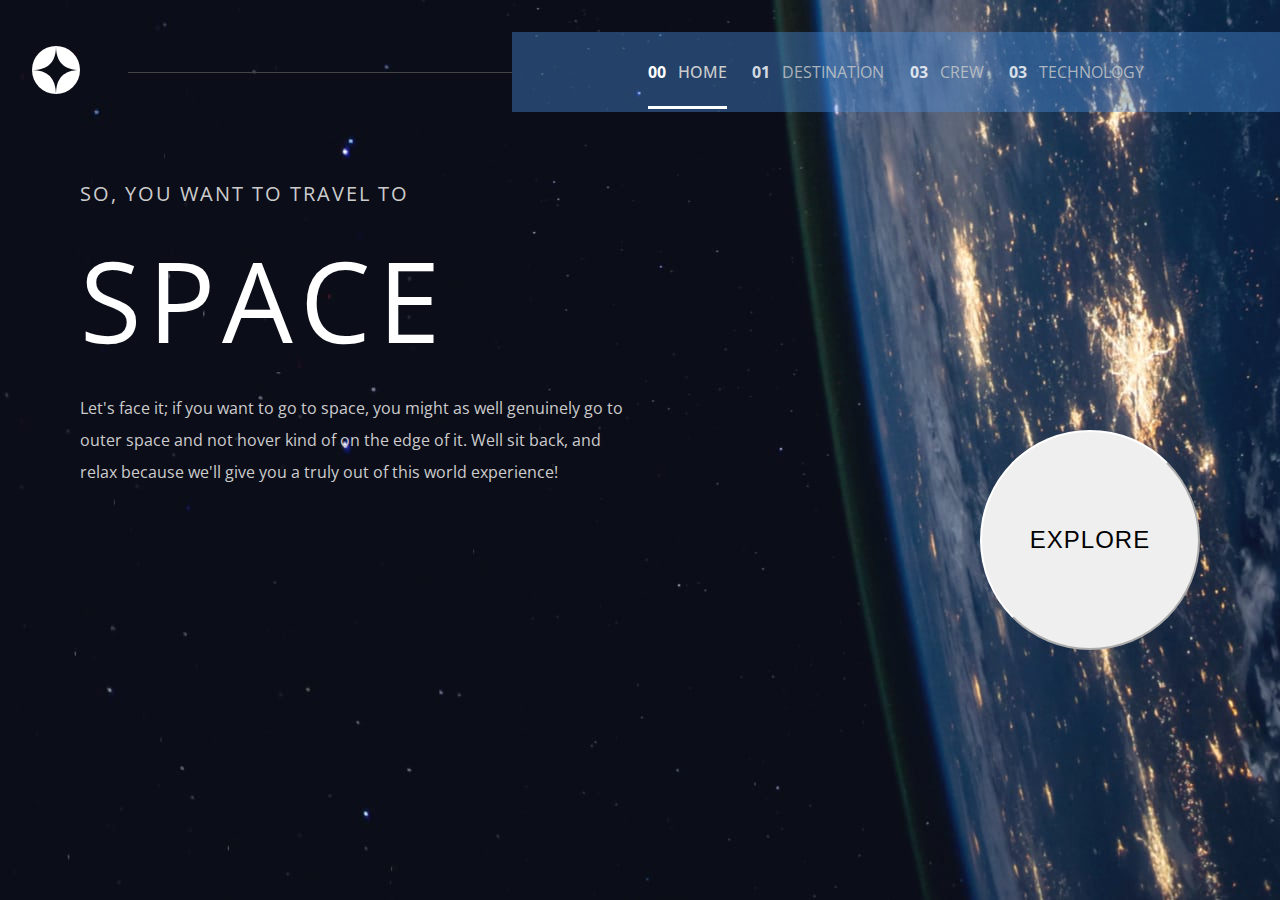
<file: index.html>
<!DOCTYPE html>
<html lang="en">
<head>
  <meta charset="UTF-8">
  <meta name="viewport" content="width=device-width, initial-scale=1.0">

  <link rel="icon" type="image/png" sizes="32x32" href="./assets/favicon-32x32.png">
  
  <title>Frontend Mentor | Space tourism website</title>
  <link rel="stylesheet" href="style.css">
</head>
<body>
  <div class="container">
    <header>
      <div class="logo">
        <img src="starter-code/assets/shared/logo.svg" alt="">
      </div>
      <hr>
      <nav>
        <ul>
          <li class="active"><a href="index.html"><span>00</span> Home</a></li>
          <li><a href="destination.html"><span>01</span> Destination</a></li>
          <li><a href="crew.html"><span>03</span> Crew</a></li>
          <li><a href="technology.html"><span>03</span> Technology</a></li>
        </ul>
      </nav>
    </header>
    <div class="landing home">
      <div class="text">
        <p class="head">So, you want to travel to</p>
        <h1>Space</h1>
        <p class="desc">Let's face it; if you want to go to space, you might as well genuinely go to outer space and not hover kind of on the edge of it. Well sit back, and relax because we'll give you a truly out of this world experience!</p>
      </div>
      <button id="explore">Explore</button>
    </div>
  </div>
  <script src="main.js"></script>
</body>
</html>
</file>
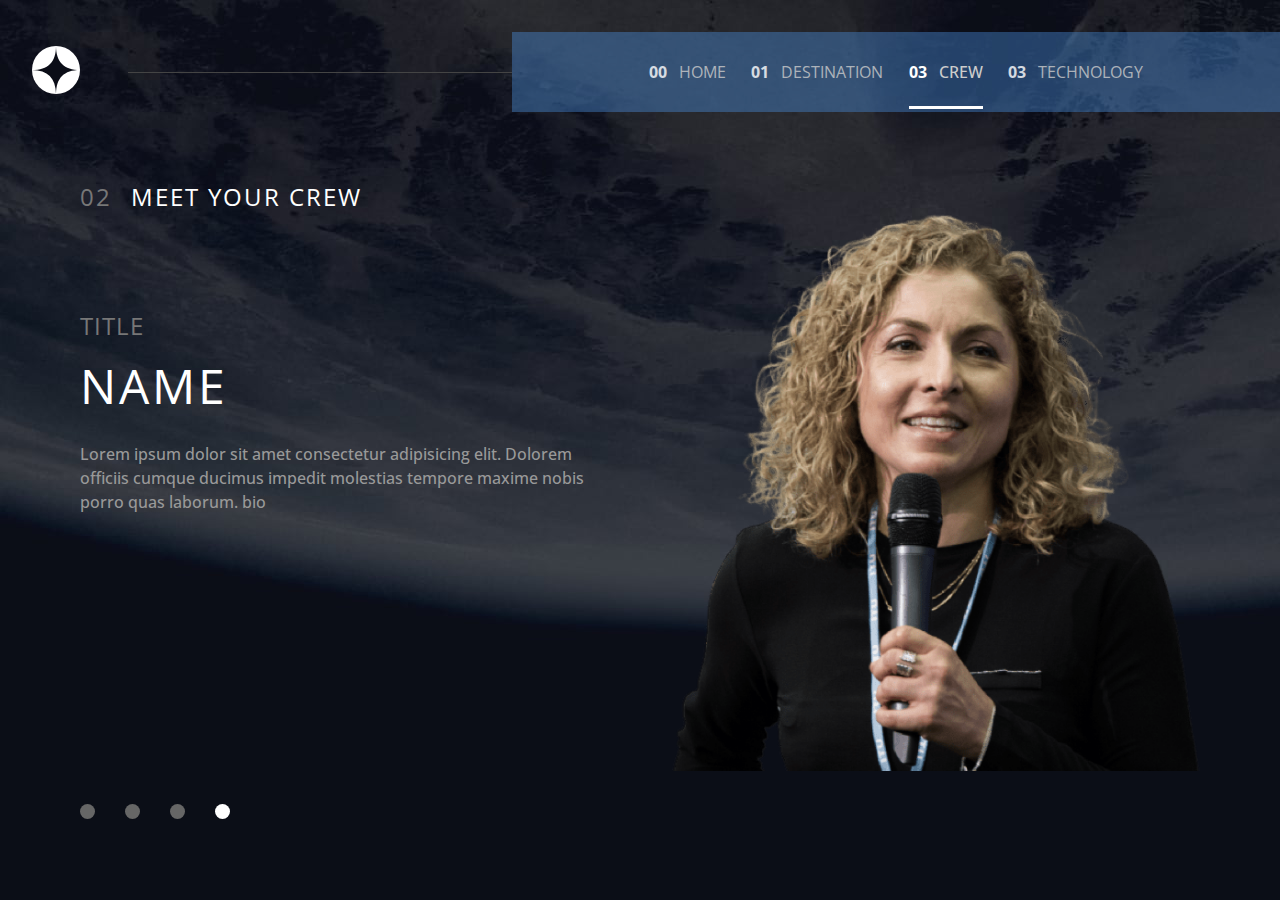
<file: crew.html>
<!DOCTYPE html>
<html lang="en">
<head>
    <meta charset="UTF-8">
    <meta name="viewport" content="width=device-width, initial-scale=1.0">

    <link rel="icon" type="image/png" sizes="32x32" href="./assets/favicon-32x32.png">

    <title>Frontend Mentor | Space tourism website</title>
    <link rel="stylesheet" href="style.css">
</head>
<body>
    <div class="container">
        <header>
            <div class="logo">
                <img src="starter-code/assets/shared/logo.svg" alt="">
            </div>
            <hr>
            <nav>
                <ul>
                    <li><a href="index.html"><span>00</span> Home</a></li>
                    <li><a href="destination.html"><span>01</span> Destination</a></li>
                    <li class="active"><a href="crew.html"><span>03</span> Crew</a></li>
                    <li><a href="technology.html"><span>03</span> Technology</a></li>
                </ul>
            </nav>
        </header>
        <div class="landing crew">
            <h2><span>02</span> meet your crew</h2>
            <div class="content">
                <div class="info">
                    <h5 id="role">title</h5>
                    <h2 id="name">name</h2>
                    <p id="bio">Lorem ipsum dolor sit amet consectetur adipisicing elit. Dolorem officiis cumque ducimus impedit molestias tempore maxime nobis porro quas laborum. bio</p>
                    <ul class="bullets">
                        <li></li>
                        <li></li>
                        <li></li>
                        <li class="active"></li>
                    </ul>
                </div>
                <div class="image">
                    <img src="starter-code/assets/crew/image-anousheh-ansari.png" alt="">
                </div>
            </div>
        </div>
    </div>
<script src="crew.js"></script>
</body>
</html>
</file>
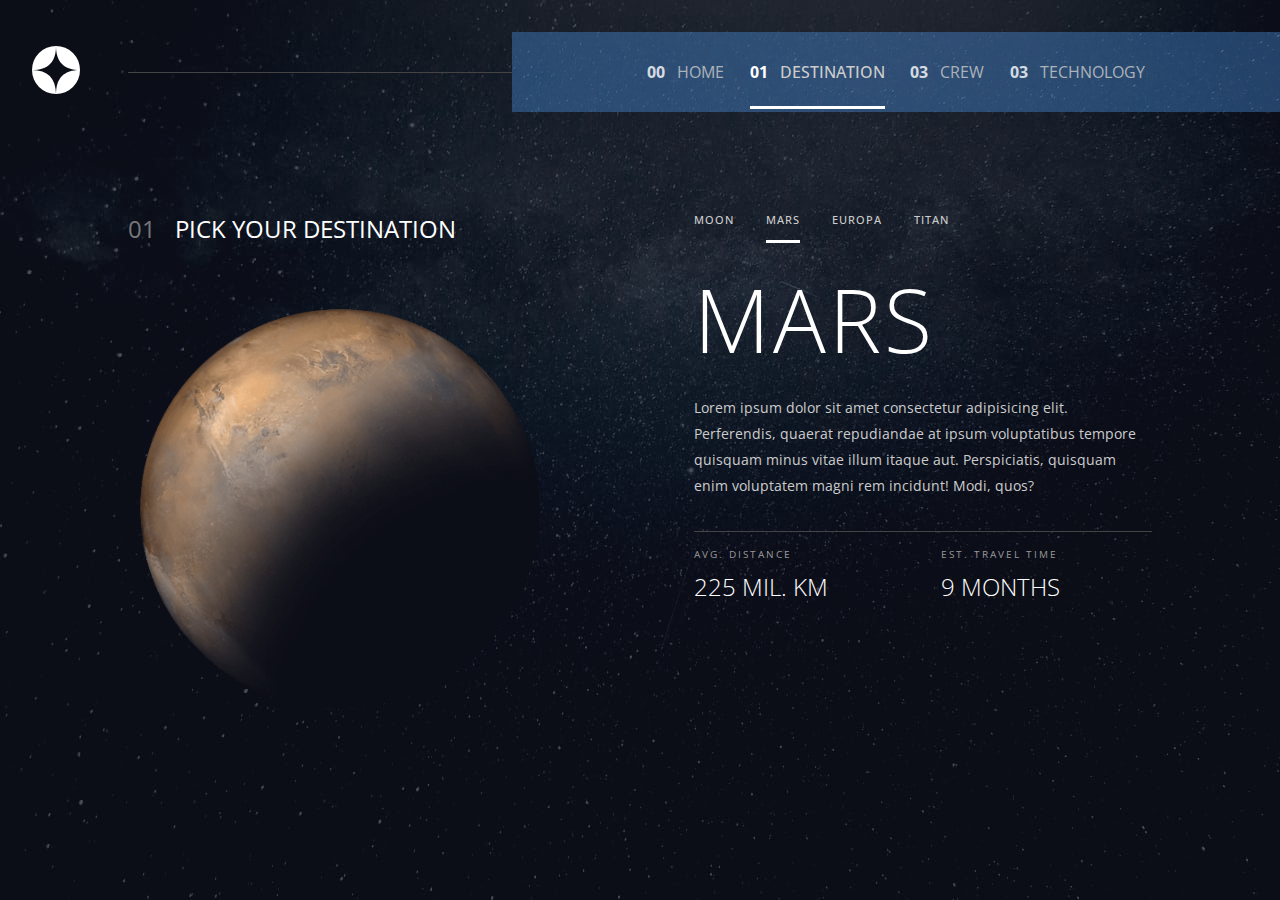
<file: destination.html>
<!DOCTYPE html>
<html lang="en">
<head>
  <meta charset="UTF-8">
  <meta name="viewport" content="width=device-width, initial-scale=1.0">

  <link rel="icon" type="image/png" sizes="32x32" href="./assets/favicon-32x32.png">
  
  <title>Frontend Mentor | Space tourism website</title>
  <link rel="stylesheet" href="style.css">
</head>
<body>
<div class="container">
    <header>
    <div class="logo">
        <img src="starter-code/assets/shared/logo.svg" alt="">
    </div>
    <hr>
    <nav>
        <ul>
            <li><a href="index.html"><span>00</span> Home</a></li>
            <li class="active"><a href="destination.html"><span>01</span> Destination</a></li>
            <li><a href="crew.html"><span>03</span> Crew</a></li>
            <li><a href="technology.html"><span>03</span> Technology</a></li>
        </ul>
    </nav>
    </header>
    <div class="landing destination">
    <div class="content">
        <div class="show">
        <h2><span>01</span> pick your destination</h2>
        <div class="image">
            <img id="planetImg" src="starter-code/assets/destination/image-mars.png" alt="">
        </div>
        </div>
        <div class="info">
        <ul>
            <li id="moon">moon</li>
            <li class="active" id="mars">mars</li>
            <li id="europa">europa</li>
            <li id="titan">titan</li>
        </ul>
        <h3 id="name">mars</h3>
        <p id="desc">Lorem ipsum dolor sit amet consectetur adipisicing elit. Perferendis, quaerat repudiandae at ipsum voluptatibus tempore quisquam minus vitae illum itaque aut. Perspiciatis, quisquam enim voluptatem magni rem incidunt! Modi, quos?</p>
        <hr>
        <div id="duration">
            <div class="distance">
            <p>avg. distance</p>
            <h4 id="distance">225 mil. km</h4>
            </div>
            <div class="travel">
            <p>est. travel time</p>
            <h4 id="travel">9 months</h4>
            </div>
        </div>
        </div>
    </div>
    </div>
    <div class="landing crew">
    
    </div>
</div>
<script src="main.js"></script>
</body>
</html>
</file>
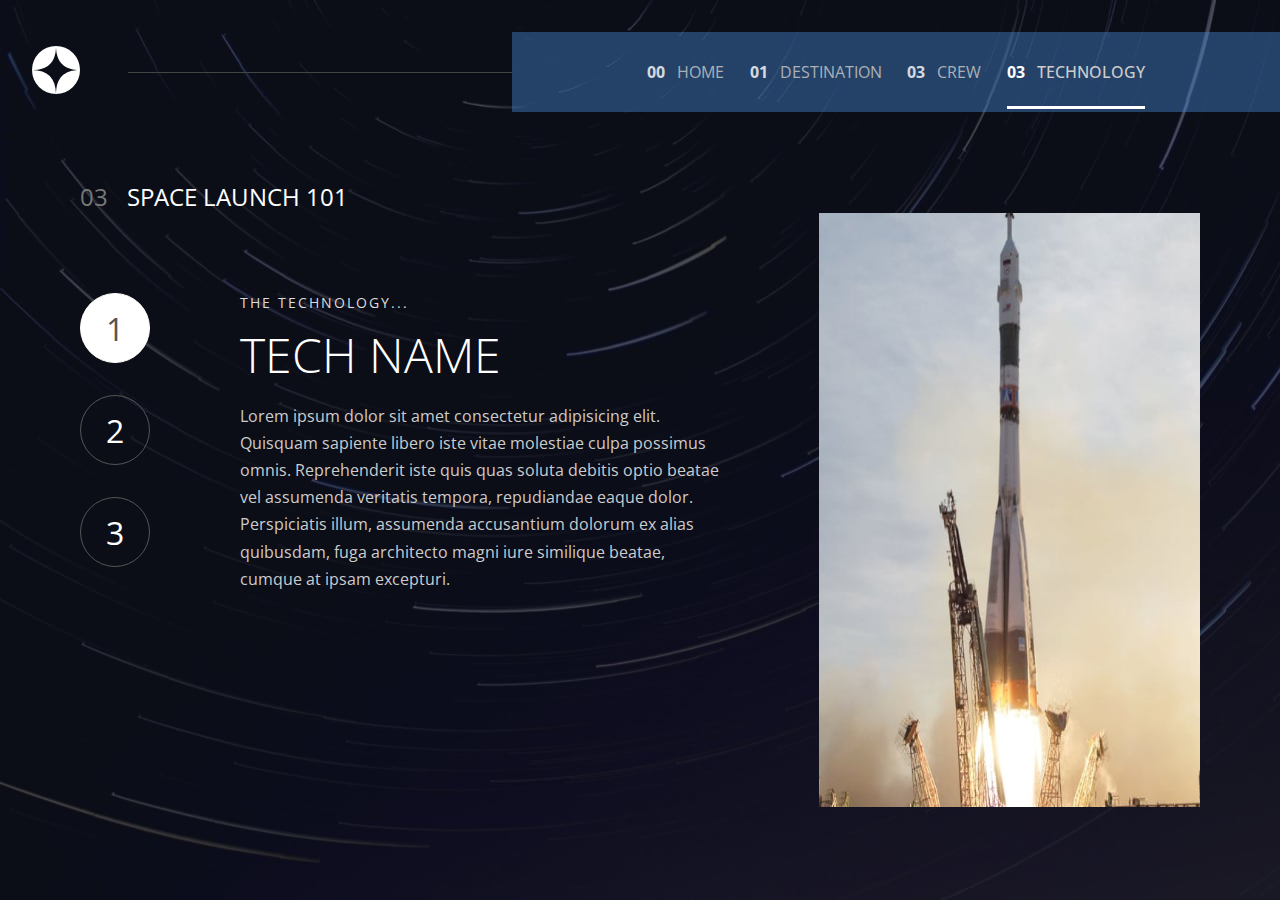
<file: technology.html>
<!DOCTYPE html>
<html lang="en">
<head>
    <meta charset="UTF-8">
    <meta name="viewport" content="width=device-width, initial-scale=1.0">

    <link rel="icon" type="image/png" sizes="32x32" href="./assets/favicon-32x32.png">

    <title>Frontend Mentor | Space tourism website</title>
    <link rel="stylesheet" href="style.css">
</head>
<body>
    <div class="container">
        <header>
            <div class="logo">
                <img src="starter-code/assets/shared/logo.svg" alt="">
            </div>
            <hr>
            <nav>
                <ul>
                    <li><a href="index.html"><span>00</span> Home</a></li>
                    <li><a href="destination.html"><span>01</span> Destination</a></li>
                    <li><a href="crew.html"><span>03</span> Crew</a></li>
                    <li class="active"><a href="technology.html"><span>03</span> Technology</a></li>
                </ul>
            </nav>
        </header>
        <div class="landing tech">
            <h2><span>03</span> space launch 101</h2>
            <div class="content">
                <ul id="tech-bullets">
                    <li class="active">1</li>
                    <li>2</li>
                    <li>3</li>
                </ul>
                <div class="tech-info">
                    <p>the technology...</p>
                    <h3 id="name">tech name</h3>
                    <p id="desc">Lorem ipsum dolor sit amet consectetur adipisicing elit. Quisquam sapiente libero iste vitae molestiae culpa possimus omnis. Reprehenderit iste quis quas soluta debitis optio beatae vel assumenda veritatis tempora, repudiandae eaque dolor. Perspiciatis illum, assumenda accusantium dolorum ex alias quibusdam, fuga architecto magni iure similique beatae, cumque at ipsam excepturi.</p>
                </div>
                <div class="image">
                    <img src="starter-code/assets/technology/image-launch-vehicle-portrait.jpg" alt="">
                </div>
            </div>
        </div>
    </div>
<script src="tech.js"></script>
</body>
</html>
</file>
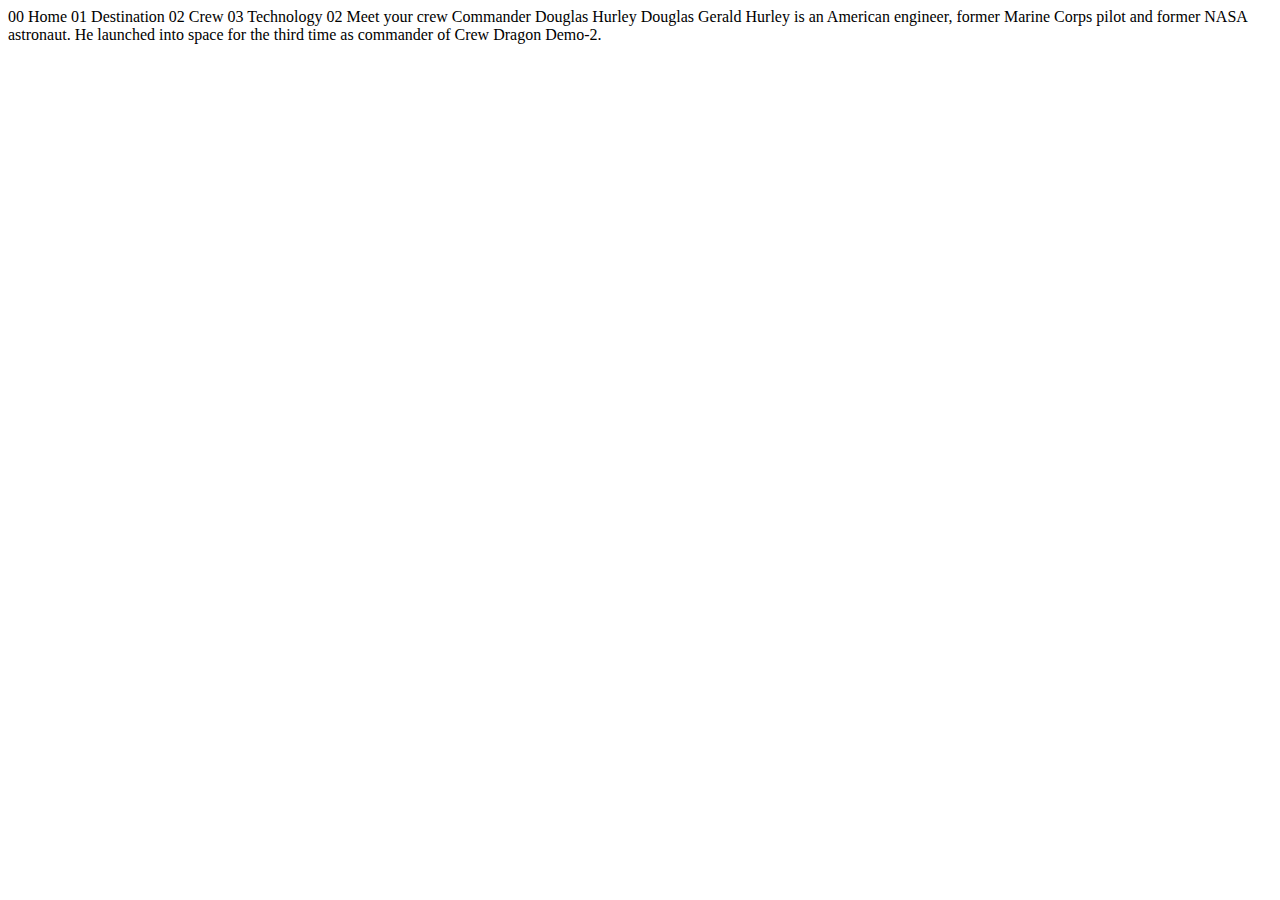
<file: starter-code/crew-commander.html>
<!DOCTYPE html>
<html lang="en">
<head>
  <meta charset="UTF-8">
  <meta name="viewport" content="width=device-width, initial-scale=1.0">

  <link rel="icon" type="image/png" sizes="32x32" href="./assets/favicon-32x32.png">
  
  <title>Frontend Mentor | Space tourism website</title>
</head>
<body>

  00 Home
  01 Destination
  02 Crew
  03 Technology

  02 Meet your crew

  Commander
  Douglas Hurley

  Douglas Gerald Hurley is an American engineer, former Marine Corps pilot 
  and former NASA astronaut. He launched into space for the third time as 
  commander of Crew Dragon Demo-2.
</body>
</html>
</file>
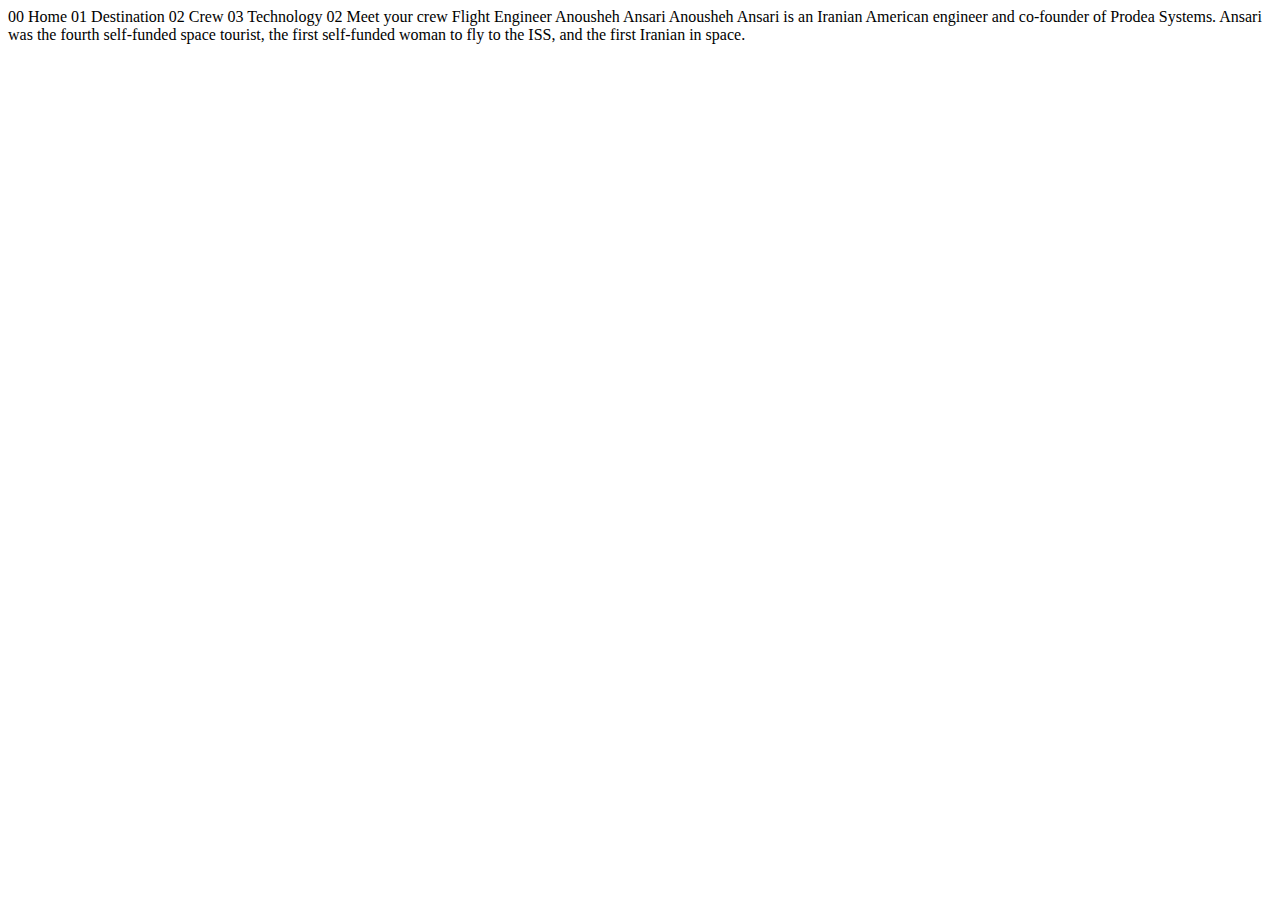
<file: starter-code/crew-engineer.html>
<!DOCTYPE html>
<html lang="en">
<head>
  <meta charset="UTF-8">
  <meta name="viewport" content="width=device-width, initial-scale=1.0">

  <link rel="icon" type="image/png" sizes="32x32" href="./assets/favicon-32x32.png">
  
  <title>Frontend Mentor | Space tourism website</title>
</head>
<body>

  00 Home
  01 Destination
  02 Crew
  03 Technology

  02 Meet your crew

  Flight Engineer
  Anousheh Ansari

  Anousheh Ansari is an Iranian American engineer and co-founder of Prodea Systems. 
  Ansari was the fourth self-funded space tourist, the first self-funded woman to 
  fly to the ISS, and the first Iranian in space. 
</body>
</html>
</file>
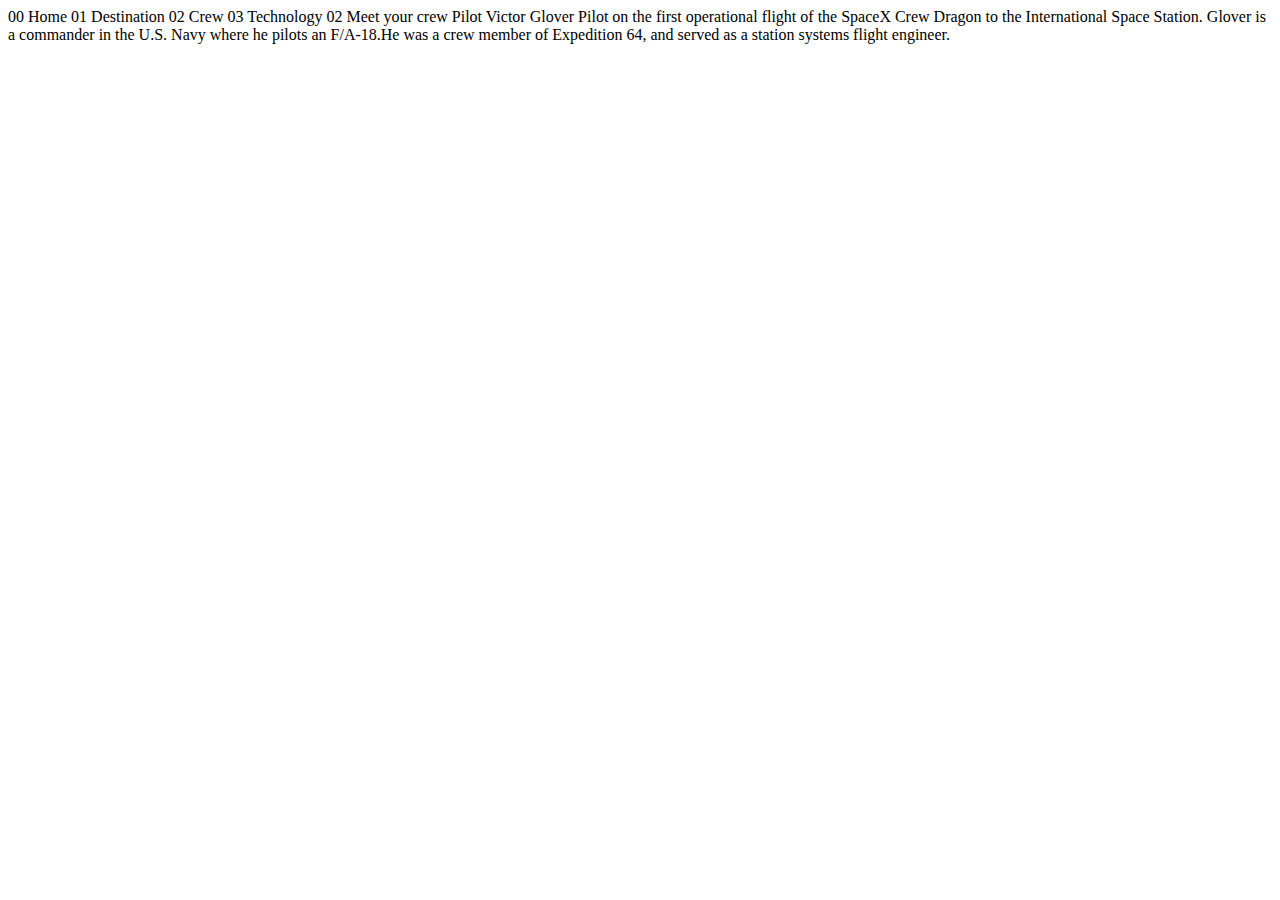
<file: starter-code/crew-pilot.html>
<!DOCTYPE html>
<html lang="en">
<head>
  <meta charset="UTF-8">
  <meta name="viewport" content="width=device-width, initial-scale=1.0">

  <link rel="icon" type="image/png" sizes="32x32" href="./assets/favicon-32x32.png">
  
  <title>Frontend Mentor | Space tourism website</title>
</head>
<body>

  00 Home
  01 Destination
  02 Crew
  03 Technology

  02 Meet your crew

  Pilot
  Victor Glover

  Pilot on the first operational flight of the SpaceX Crew Dragon to the 
  International Space Station. Glover is a commander in the U.S. Navy where 
  he pilots an F/A-18.He was a crew member of Expedition 64, and served as a 
  station systems flight engineer. 
</body>
</html>
</file>
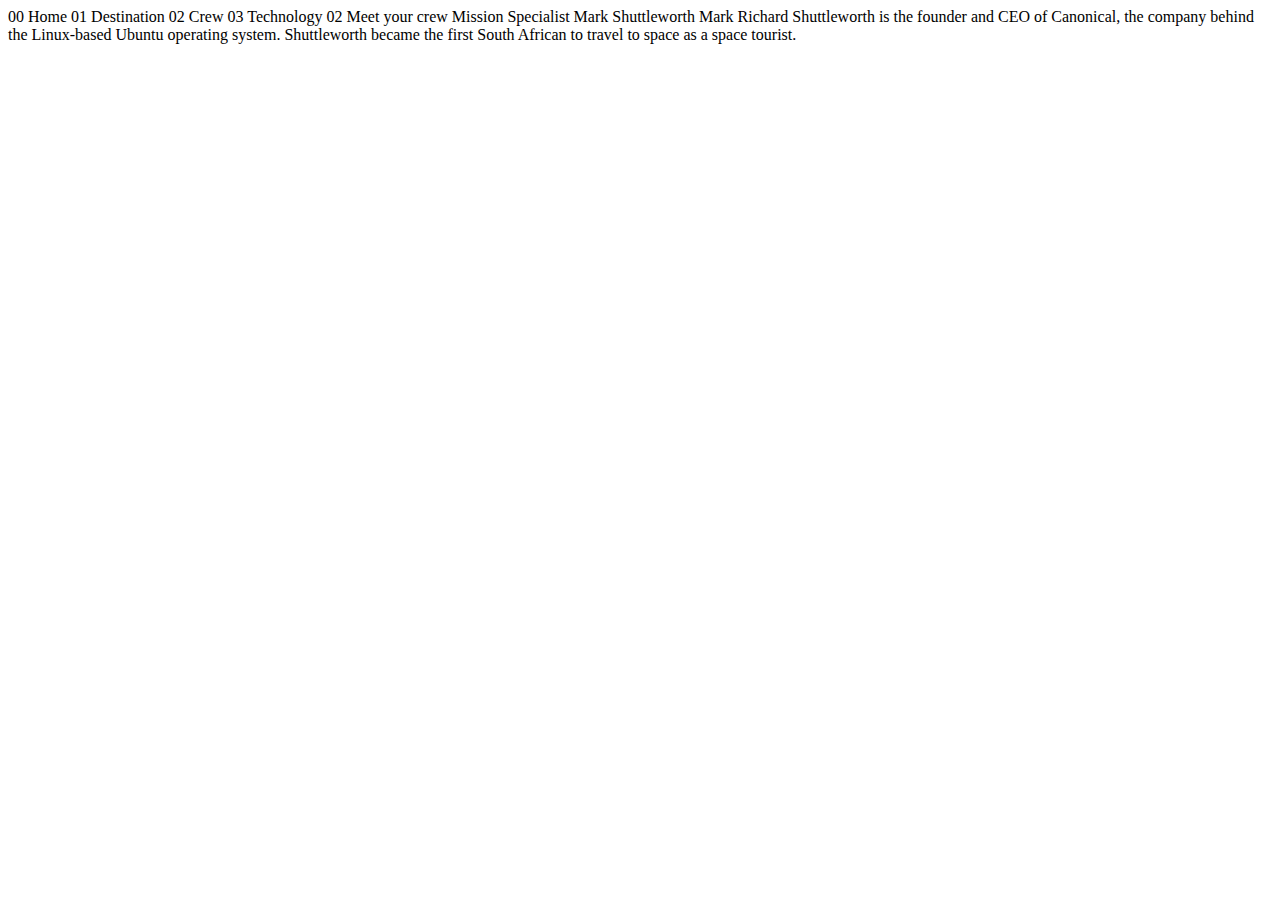
<file: starter-code/crew-specialist.html>
<!DOCTYPE html>
<html lang="en">
<head>
  <meta charset="UTF-8">
  <meta name="viewport" content="width=device-width, initial-scale=1.0">

  <link rel="icon" type="image/png" sizes="32x32" href="./assets/favicon-32x32.png">
  
  <title>Frontend Mentor | Space tourism website</title>
</head>
<body>

  00 Home
  01 Destination
  02 Crew
  03 Technology

  02 Meet your crew

  Mission Specialist
  Mark Shuttleworth

  Mark Richard Shuttleworth is the founder and CEO of Canonical, the company behind 
  the Linux-based Ubuntu operating system. Shuttleworth became the first South 
  African to travel to space as a space tourist.
</body>
</html>
</file>
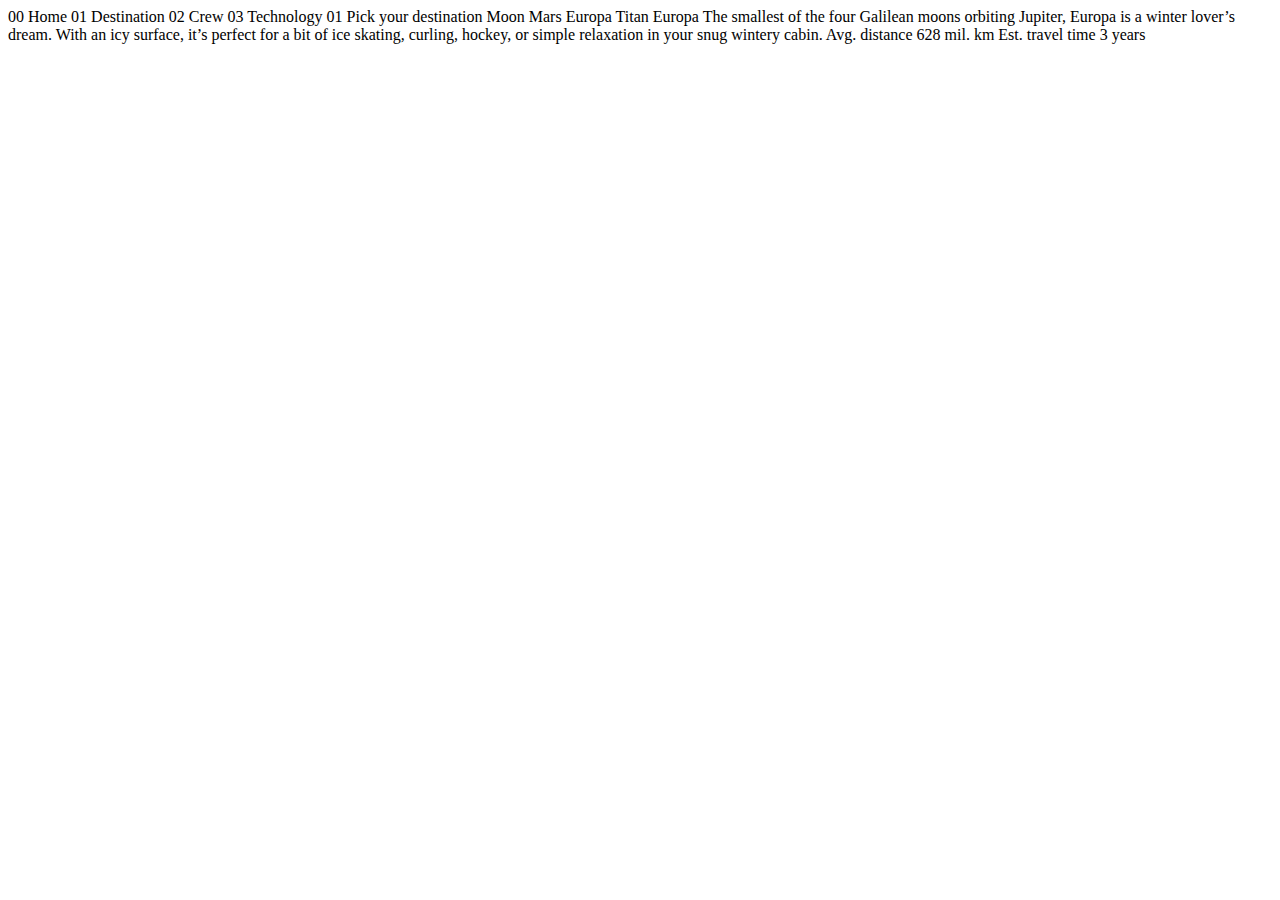
<file: starter-code/destination-europa.html>
<!DOCTYPE html>
<html lang="en">
<head>
  <meta charset="UTF-8">
  <meta name="viewport" content="width=device-width, initial-scale=1.0">

  <link rel="icon" type="image/png" sizes="32x32" href="./assets/favicon-32x32.png">
  
  <title>Frontend Mentor | Space tourism website</title>
</head>
<body>

  00 Home
  01 Destination
  02 Crew
  03 Technology

  01 Pick your destination

  Moon
  Mars
  Europa
  Titan

  Europa

  The smallest of the four Galilean moons orbiting Jupiter, Europa is a 
  winter lover’s dream. With an icy surface, it’s perfect for a bit of 
  ice skating, curling, hockey, or simple relaxation in your snug 
  wintery cabin.

  Avg. distance
  628 mil. km

  Est. travel time
  3 years
</body>
</html>
</file>
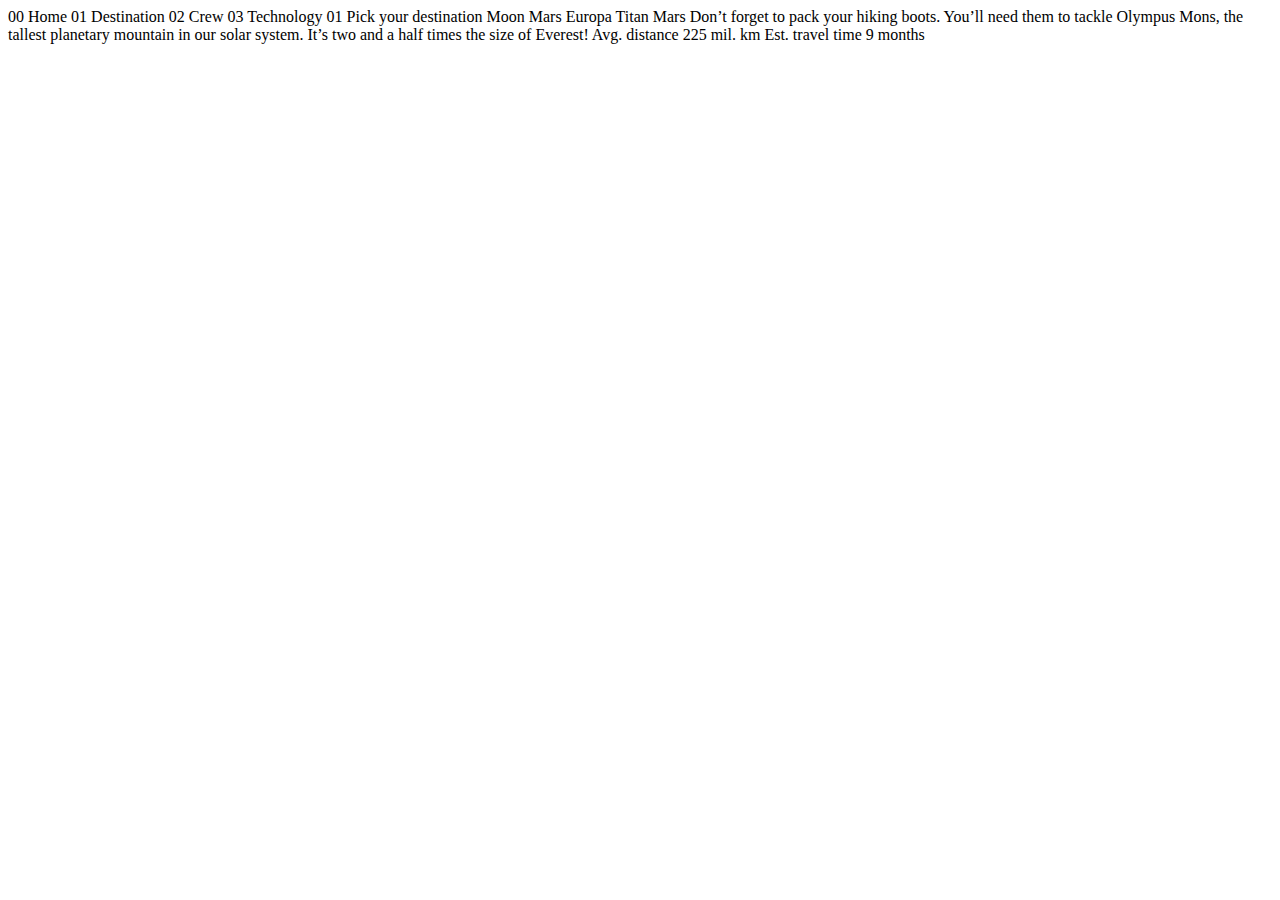
<file: starter-code/destination-mars.html>
<!DOCTYPE html>
<html lang="en">
<head>
  <meta charset="UTF-8">
  <meta name="viewport" content="width=device-width, initial-scale=1.0">

  <link rel="icon" type="image/png" sizes="32x32" href="./assets/favicon-32x32.png">
  
  <title>Frontend Mentor | Space tourism website</title>
</head>
<body>

  00 Home
  01 Destination
  02 Crew
  03 Technology

  01 Pick your destination

  Moon
  Mars
  Europa
  Titan

  Mars

  Don’t forget to pack your hiking boots. You’ll need them to tackle Olympus Mons, 
  the tallest planetary mountain in our solar system. It’s two and a half times 
  the size of Everest!

  Avg. distance
  225 mil. km

  Est. travel time
  9 months
</body>
</html>
</file>
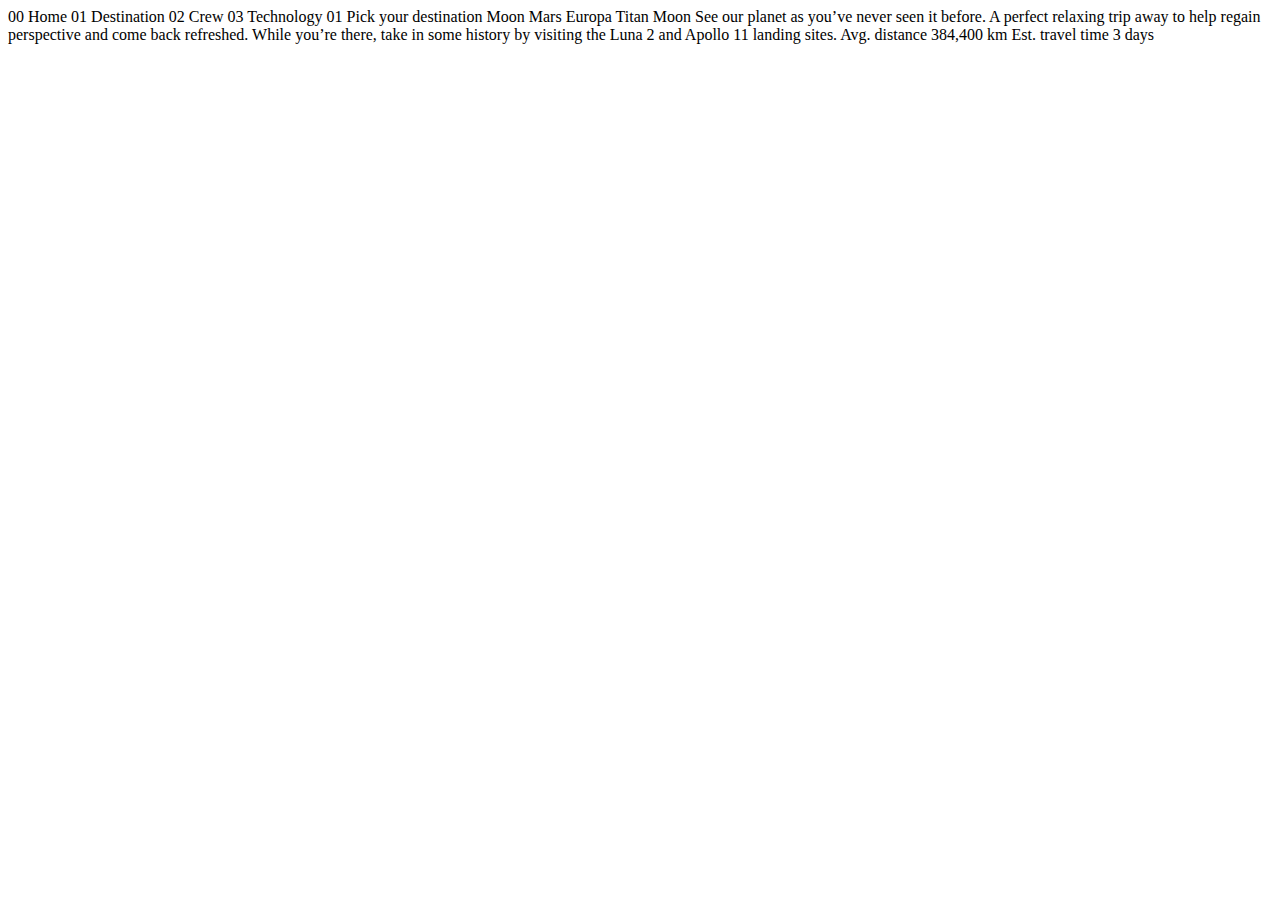
<file: starter-code/destination-moon.html>
<!DOCTYPE html>
<html lang="en">
<head>
  <meta charset="UTF-8">
  <meta name="viewport" content="width=device-width, initial-scale=1.0">

  <link rel="icon" type="image/png" sizes="32x32" href="./assets/favicon-32x32.png">
  
  <title>Frontend Mentor | Space tourism website</title>
</head>
<body>

  00 Home
  01 Destination
  02 Crew
  03 Technology

  01 Pick your destination

  Moon
  Mars
  Europa
  Titan

  Moon

  See our planet as you’ve never seen it before. A perfect relaxing trip away to help 
  regain perspective and come back refreshed. While you’re there, take in some history 
  by visiting the Luna 2 and Apollo 11 landing sites.

  Avg. distance
  384,400 km

  Est. travel time
  3 days
</body>
</html>
</file>
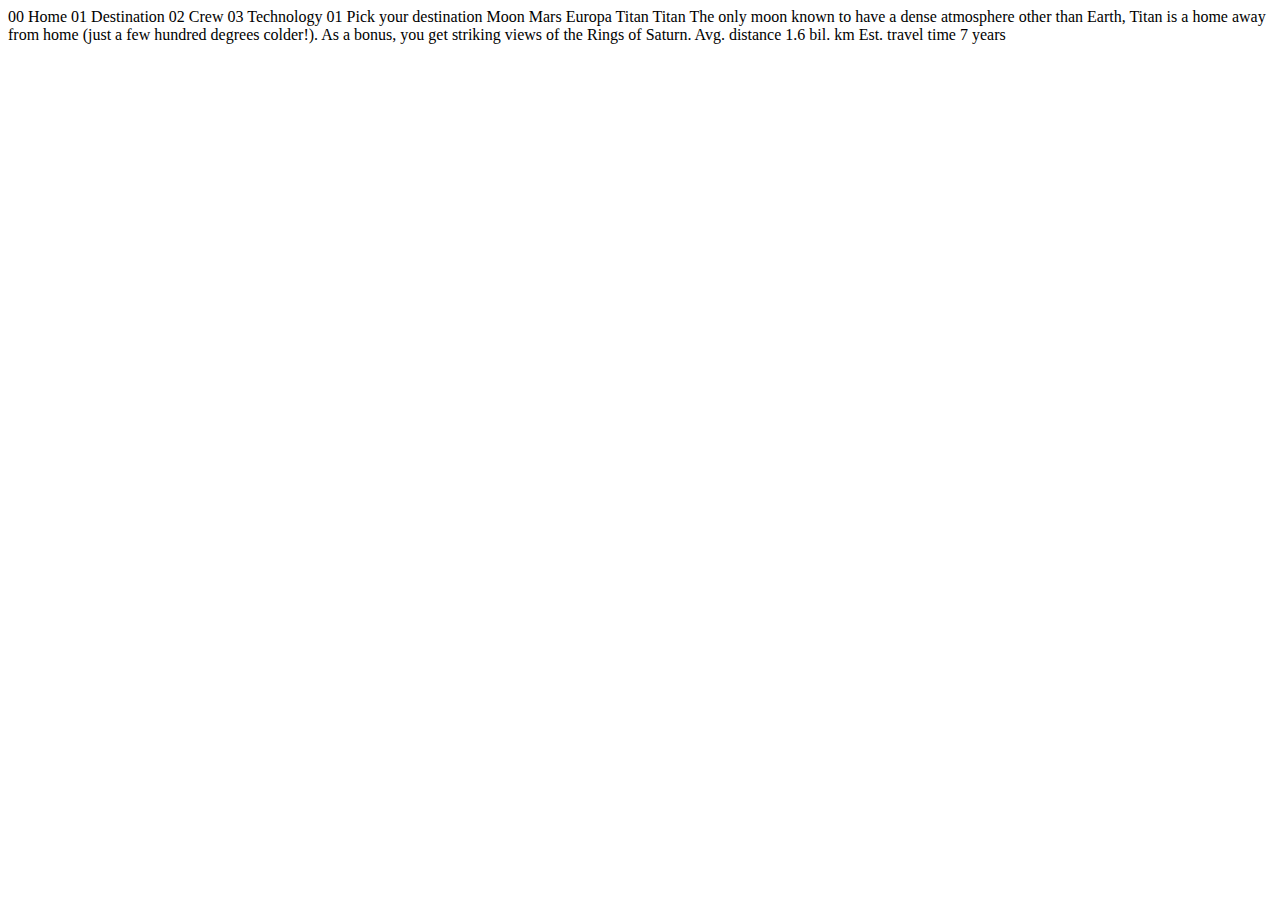
<file: starter-code/destination-titan.html>
<!DOCTYPE html>
<html lang="en">
<head>
  <meta charset="UTF-8">
  <meta name="viewport" content="width=device-width, initial-scale=1.0">

  <link rel="icon" type="image/png" sizes="32x32" href="./assets/favicon-32x32.png">
  
  <title>Frontend Mentor | Space tourism website</title>
</head>
<body>

  00 Home
  01 Destination
  02 Crew
  03 Technology

  01 Pick your destination

  Moon
  Mars
  Europa
  Titan

  Titan

  The only moon known to have a dense atmosphere other than Earth, Titan 
  is a home away from home (just a few hundred degrees colder!). As a 
  bonus, you get striking views of the Rings of Saturn.

  Avg. distance
  1.6 bil. km

  Est. travel time
  7 years
</body>
</html>
</file>
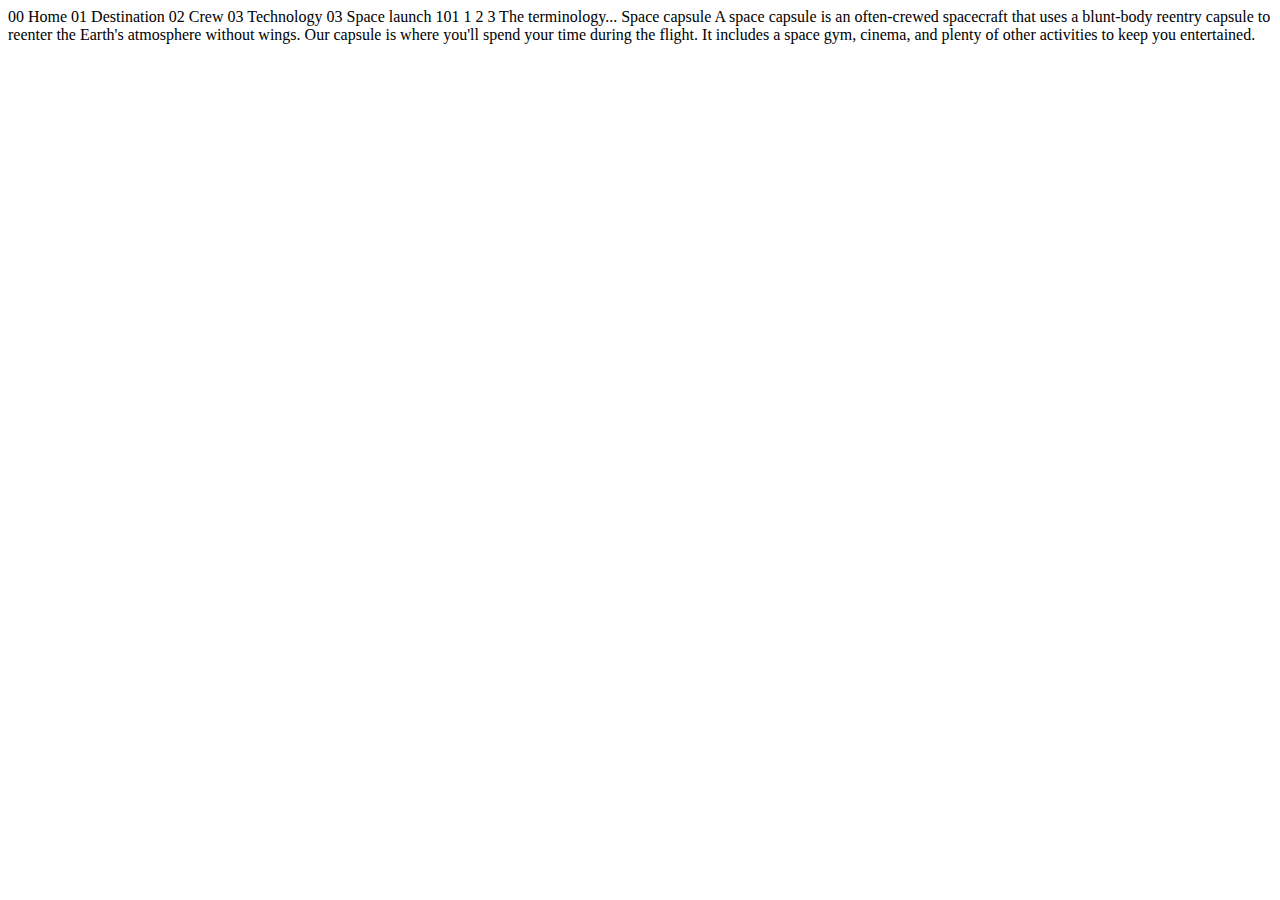
<file: starter-code/technology-capsule.html>
<!DOCTYPE html>
<html lang="en">
<head>
  <meta charset="UTF-8">
  <meta name="viewport" content="width=device-width, initial-scale=1.0">

  <link rel="icon" type="image/png" sizes="32x32" href="./assets/favicon-32x32.png">
  
  <title>Frontend Mentor | Space tourism website</title>
</head>
<body>

  00 Home
  01 Destination
  02 Crew
  03 Technology

  03 Space launch 101

  1
  2
  3

  The terminology...
  Space capsule

  A space capsule is an often-crewed spacecraft that uses a blunt-body reentry 
  capsule to reenter the Earth's atmosphere without wings. Our capsule is where 
  you'll spend your time during the flight. It includes a space gym, cinema, 
  and plenty of other activities to keep you entertained.
</body>
</html>
</file>
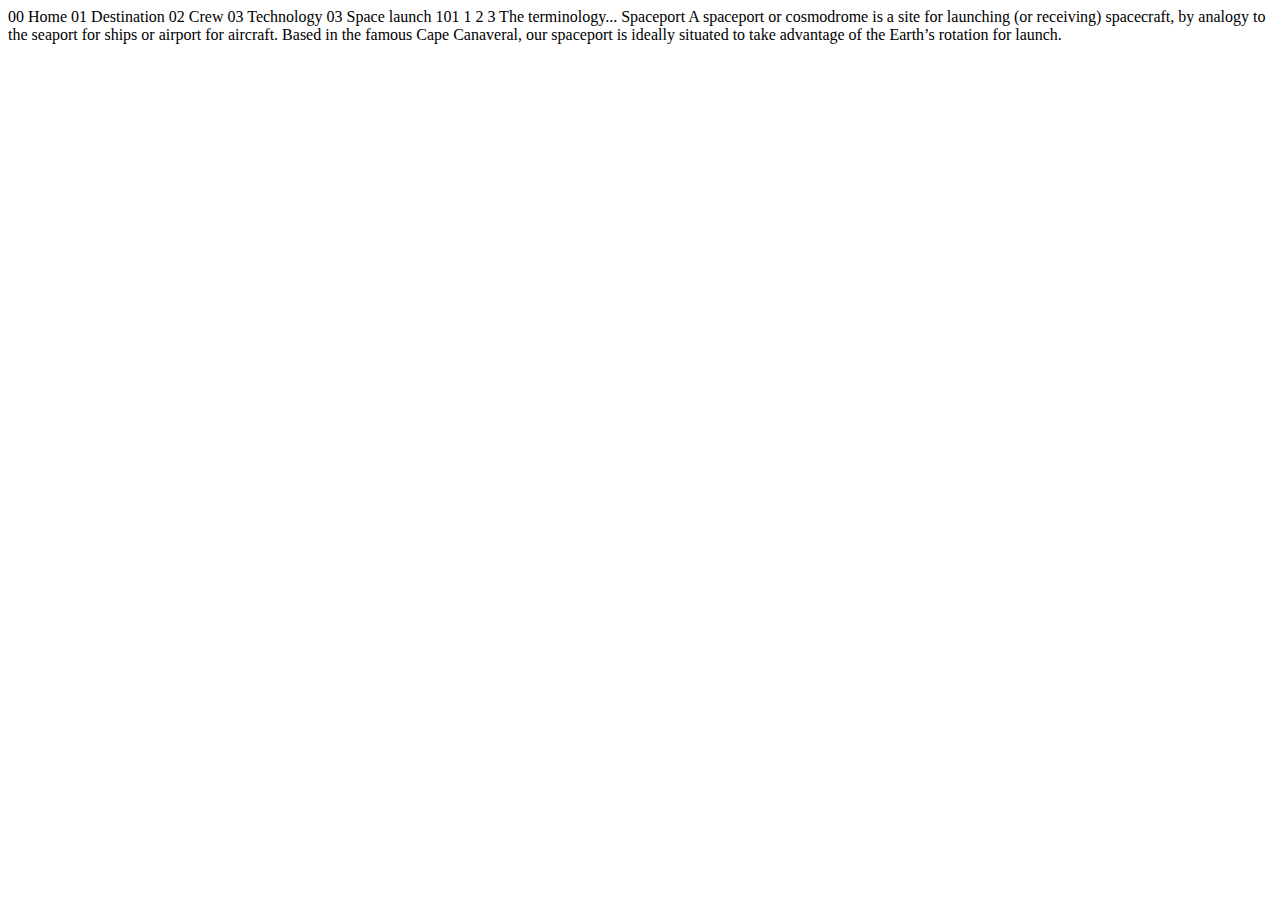
<file: starter-code/technology-spaceport.html>
<!DOCTYPE html>
<html lang="en">
<head>
  <meta charset="UTF-8">
  <meta name="viewport" content="width=device-width, initial-scale=1.0">

  <link rel="icon" type="image/png" sizes="32x32" href="./assets/favicon-32x32.png">
  
  <title>Frontend Mentor | Space tourism website</title>
</head>
<body>

  00 Home
  01 Destination
  02 Crew
  03 Technology

  03 Space launch 101

  1
  2
  3

  The terminology...
  Spaceport

  A spaceport or cosmodrome is a site for launching (or receiving) spacecraft, 
  by analogy to the seaport for ships or airport for aircraft. Based in the 
  famous Cape Canaveral, our spaceport is ideally situated to take advantage 
  of the Earth’s rotation for launch.
</body>
</html>
</file>
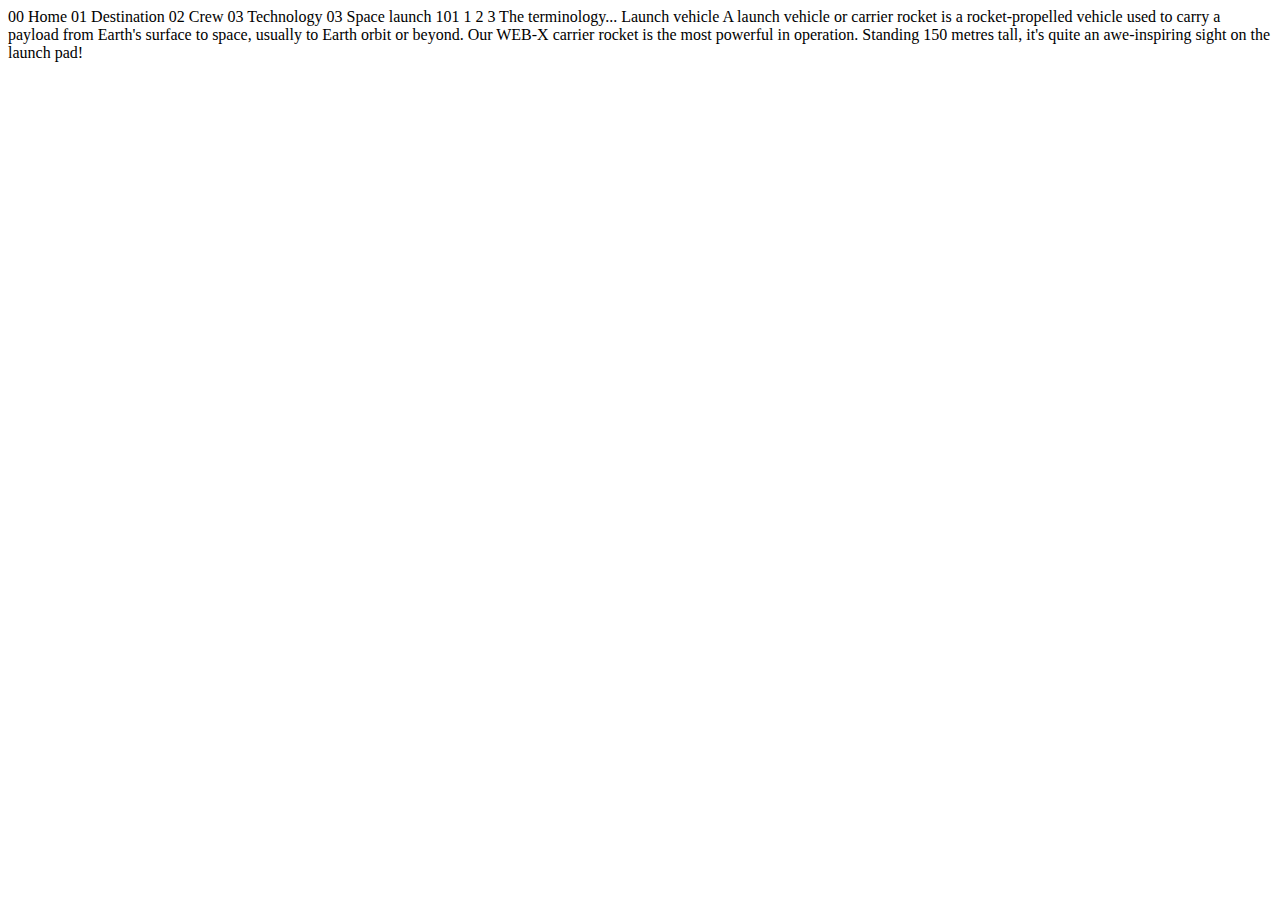
<file: starter-code/technology-vehicle.html>
<!DOCTYPE html>
<html lang="en">
<head>
  <meta charset="UTF-8">
  <meta name="viewport" content="width=device-width, initial-scale=1.0">

  <link rel="icon" type="image/png" sizes="32x32" href="./assets/favicon-32x32.png">
  
  <title>Frontend Mentor | Space tourism website</title>
</head>
<body>

  00 Home
  01 Destination
  02 Crew
  03 Technology

  03 Space launch 101

  1
  2
  3

  The terminology...
  Launch vehicle

  A launch vehicle or carrier rocket is a rocket-propelled vehicle used to carry a 
  payload from Earth's surface to space, usually to Earth orbit or beyond. Our 
  WEB-X carrier rocket is the most powerful in operation. Standing 150 metres tall, 
  it's quite an awe-inspiring sight on the launch pad!
</body>
</html>
</file>
<file: style.css>
@import url('https://fonts.googleapis.com/css2?family=Fira+Sans:wght@300;400;500;600;700;800;900&family=Kumbh+Sans:wght@400;700&family=Open+Sans:wght@300;400;500;600&family=Overpass:wght@300;500;600&family=Poppins:wght@400;700;800&family=Roboto+Serif:opsz,wght@8..144,300;8..144,400;8..144,500;8..144,600&family=Ubuntu:wght@300;400;500;700&display=swap');
* {
    box-sizing: border-box;
    margin: 0;
    padding: 0;
}
ul {
    list-style: none;
}
a {
    text-decoration: none;
    color: #ccc;
}
body {

    height: 100vh;
    background-color: #111;
    color: white;
    font-family: system-ui, -apple-system, BlinkMacSystemFont, 'Segoe UI', Roboto, Oxygen, Ubuntu, Cantarell, 'Open Sans', 'Helvetica Neue', sans-serif;
    font-family: 'Open Sans', sans-serif;
}
.container {

    header {
        display: flex;
        justify-content: space-between;
        align-items: center;
        position: absolute;
        width: 100%;
        padding-top: 2rem;
        padding-left: 2rem;
        z-index: 9;
        position: relative;
        & {
            @media (max-width: 767px) {
                padding-top: 0;
            }
        }
        hr {
            background-color: #444;
            height: 1px;
            left: 8rem;
            width: 300px;
            width: 30vw ;
            position: absolute;
            border: none;
        }
        nav {
            background: rgba( 74, 144, 226, .4);
            height: 80px;
            width: 60vw;
            line-height: 80px;
            & {
                @media (max-width: 767px) {
                    /* width: 45vw; */
                }
            }
            ul {
                display: flex;
                justify-content: center;
                gap: 1.6rem;
                height: 100%;
                align-items: flex-end;
                li {
                    color: #ccc;
                    cursor: pointer;
                    position: relative;
                    opacity: .8;
                    text-transform: uppercase;
                    display: flex;
                    transition: .3s;
                    align-items: center;
                  
                    &:hover {
                        opacity: 1;
                        color: #ffffff;
                    }
                    span {
                        font-weight: bold;
                        color: white;
                        margin-right: .5rem;
                        & {
                            @media (max-width: 767px) {
                                display: none;
                            }
                        }
                    }
                    &::after {
                        content: '';
                        position: absolute;
                        bottom: 3px;
                        background-color: white;
                        width: 0;
                        left: 0;
                        color: white;
                        height: 3px;
                        transition: .3s;
                    }
                    &.active {
                        font-weight: 500;
                        opacity: 1;
                        &::after {
                            width: 100%;
                        }
                    }
                    &:hover {
                        opacity: 1;
                        &::after {
                            width: 100%;
                        }
                    }
                }
            }
        }
    }
    .landing {
        position: absolute;
        top: 0;
        left: 0;
        height: 100vh;
        width: 100% ;
        background-size: cover;
        padding: 0 5rem;
        padding-top: 20vh;
        display: flex;
        @media (max-width: 767px) {
            & {
                    padding-top: 15vh;
                }
        }
        h2 {
            text-transform: uppercase;
            font-weight: 400;
            span {
                color: #777;
                margin-right: .8rem;
            }
        }
        &.home {
            background-image: url(./starter-code/assets/home/background-home-desktop.jpg);
            @media (max-width: 767px) {
                & {
                        flex-direction: column;
                        align-items: center;
                        padding-left: auto;
                        padding-right: auto;
                        text-align: center;
                    }
            }
            .text {
            width: 50%;
            @media (max-width: 767px) {
                & {
                       width: 80%;
                }
            }
            p.head {
                font-weight: 400;
                font-size: 1.25rem;
                color: #ccc;
                text-transform: uppercase;
                letter-spacing: 2px;
         
            }
            h1 {
                font-size: 7rem;
                letter-spacing: 7px;
                font-weight: 400;
                text-transform: uppercase;
                margin: 1rem 0;
                @media (max-width: 767px) {
                    & {
                        margin: 0;
                    }
                }
            }
            p.desc {
                line-height: 2;
                color: #ccc;
                @media (max-width: 767px) {
                    & {
                       font-size: .8rem;
                    }
                }
            }
        }
        button#explore {
            width: 220px;
            height: 220px;
            border-radius: 50%;
            margin: auto 0 auto auto;
            font-size: 1.5rem;
            text-transform: uppercase;
            padding: 2rem;
            cursor: pointer;
            letter-spacing: 1px;
            border-color: white;
            outline-color: white;
            @media (max-width: 767px) {
                & {
                   margin: auto;
                }
            }
        }
        }
        &.destination {
            z-index: 8;
            padding-left: 8rem;
            padding-right: 8rem;
            background-image: url(./starter-code/assets/destination/background-destination-desktop.jpg);
            & .content {
                display: flex;
                margin-top: 2rem;
                justify-content: space-between;
                gap: 12vw;
                @media (max-width: 767px) {
                    & {
                        flex-direction: column;
                        align-items: center;
                        margin: 0;
                        gap: 2rem;
                    }
                }
                & .show {
                    flex-basis: 45%;
             
                    & .image {
                        /* border: 2px solid white; */
                        width: 400px;
                        height: 400px;
                        margin-left: auto;
                        margin-top: 4rem;
                        @media (max-width: 767px) {
                            & {
                                margin-top: 1rem;
                                width: 300px;
                                height: 300px;
                            }
                        }
                        & img {
                            width: 100%;
                            height: 100%;
                        }
                    }

                }
                & .info {
                    flex-basis: 50%;
                    ul {
                        display: flex;
                        width: 70%;
                        gap: 2rem;
                        li {
                            cursor: pointer;
                            padding-bottom: 1rem;
                            text-transform: uppercase;
                            font-size: .7rem;
                            font-weight: 500;
                            color: #ccc;
                            letter-spacing: 1px;
                            position: relative;
                            transition: .3s;
                            &.active {
                                &::after {
                                    width: 100%;
                                }
                            }
                            
                            &:hover {
                                opacity: 1;
                                color: #ffffff;
                            }
                            &::after {
                                content: '';
                                position: absolute;
                                bottom: 0;
                                left: 0;
                                width: 0;
                                height: 3px;
                                background-color: white;
                                color: white;
                                transition: .3s;
                            }    
                        }
                    }
                    h3 {
                        font-size: 5.5rem;
                        font-weight: 300;
                        text-transform: uppercase;
                        letter-spacing: 3px;
                        margin: 1rem 0;
                        @media (max-width: 767px) {
                            & {
                                    font-size: 4rem;
                                }
                        }
                    }
                    p#desc {
                        color: #ccc;
                        line-height: 1.8;
                        font-size: .9rem;
                    }
                    hr {
                        border: none;
                        background-color: #444;
                        width: 100%;
                        height: 1px;
                        margin: 2rem 0 1rem;
                    }
                    #duration {
                        display: flex;
                        width: 80%;
                        justify-content: space-between;
                        text-transform: uppercase;
                        > div {
                            p {
                                color: #999;
                                font-size: .6rem;
                                letter-spacing: 2px;
                            }
                            h4 {
                                margin-top: .6rem;
                                font-weight: 300;
                                font-size: 1.5rem;
                            }
                        }
                    }
                }
            }
        }
        &.crew {
            background-image: url(./starter-code/assets/crew/background-crew-desktop.jpg);
            background-size: cover;
            position: absolute;
            top: 0;
            left: 0;
            width: 100%;
            height: 100vh;
            display: block;
            overflow: hidden;
            @media (max-width: 767px) {
                & {
                        overflow: visible;
                    }
            }
            h2 {
                font-size: 1.5rem;
                font-weight: 400;
                text-transform: uppercase;
                letter-spacing: 2px;
                span {
                    color: #777;
                    margin-right: .7rem;
                }
            }
            .content {
                display: flex;
                gap: 5vw;
                @media (max-width: 767px) {
                    & {
                            flex-direction: column-reverse;
                            gap: 0;
                        }
                }
                & .info {
                    margin-top: 6rem;
                    flex-basis: 50%;
                    @media (max-width: 767px) {
                        & {
                            margin-top: 0;
                            text-align: center;
                            }
                    }
                    & h5 {
                        font-size: 1.5rem;
                        text-transform: uppercase;
                        color: #777;
                        letter-spacing: 1px;
                        font-weight: normal;
                    }
                    & h2 {
                        font-size: 3rem;
                        letter-spacing: 3px;
                        text-transform: uppercase;
                        font-weight: 400;
                        margin: .7rem 0 1.5rem;
                        @media (max-width: 767px) {
                            & {
                                margin: 0;
                                font-size: 2rem;
                                }
                        }
                    }
                    p#bio {
                        color: #999;
                        font-weight: 500;
                        line-height: 1.5;
                        @media (max-width: 767px) {
                            & {
                                font-size: .8rem;
                                    
                                }
                        }
                    }
                    ul.bullets {
                        width: 150px;
                        height: 50px;
                        /* border: 1px solid white; */
                        display: flex;
                        align-items: center;
                        justify-content: space-between;
                        margin-top: 4rem;
                        position: absolute;
                        z-index: 99;
                        bottom: 4rem;
                        @media (max-width: 767px) {
                            & {
                                    bottom: auto;
                                    top: 10rem;
                                    margin-top: 0;
                                }
                        }
                        li {
                            width: 15px;
                            height: 15px;
                            background-color: #666;
                            border-radius: 50%;
                            cursor: pointer;
                            transition: .3s;
                            &.active {
                                background-color: white;
                            }
                            &:hover {
                                background-color: white;

                            }
                        }
                    }
                }
                & .image {
                    flex-basis: 50%;
                    max-height: 80%;
                    position: relative;
                    text-align: center;
                    @media (max-width: 767px) {
                        & {
                                max-height: 30%;
                                
                            }
                    }
                    img {
                        height: 100%;
                        margin: auto;
                        width: 100%;
                        @media (max-width: 767px) {
                            & {
                                    height: 550px;
                                    
                                }
                        }
                    }
                }
            }
        }
        &.tech {
            background-image: url(./starter-code/assets/technology/background-technology-desktop.jpg);
            display: block;
            & .content {
                display: flex;
                gap: 7vw;
                height: 66vh;
                @media (max-width: 767px) {
                    & {
                            flex-direction: column;
                            gap: 0; 
                            height: fit-content;
                        }
                }
                & ul {
                    margin-top: 5rem;
                    @media (max-width: 767px) {
                        & {
                            margin-top: 2rem;
                            display: flex;
                            gap: 1rem;
                            }
                    }
                    li {
                        cursor: pointer;
                        width: 70px;
                        height: 70px;
                        border-radius: 50%;
                        border: 1px solid #555;
                        font-size: 2rem;
                        display: flex;
                        justify-content: center;
                        align-items: center;
                        margin-bottom: 2rem;
                        &.active {
                            background-color: white;
                            color: #555;
                            border-color: white;
                        }
                        &:hover {
                            border-color: white;
                            color: #555;
                            background-color: white;

                        }
                    }
                }
                & .tech-info {
                    margin-top: 5rem;
                    flex-basis: 45%;
                    @media (max-width: 767px) {
                        & {
                            margin-top: 1rem;
                                
                            }
                    }
                    p:first-child {
                        color: #ddd;
                        text-transform: uppercase;
                        letter-spacing: 2px;
                        font-weight: 400;
                        font-size: .9rem;
                    }
                    h3#name {
                        font-size: 3rem;
                        font-weight: 300;
                        text-transform: uppercase;
                        margin: .6rem 0 1rem;
                    }
                    p#desc {
                        color: #ccc;
                        line-height: 1.7;
                    }
                }
                & .image {
                    flex-basis: 35%;
                    img {
                        width: 100%;
                        height: 100%;
                    }
                }
            }
        }
    }
}
</file>
